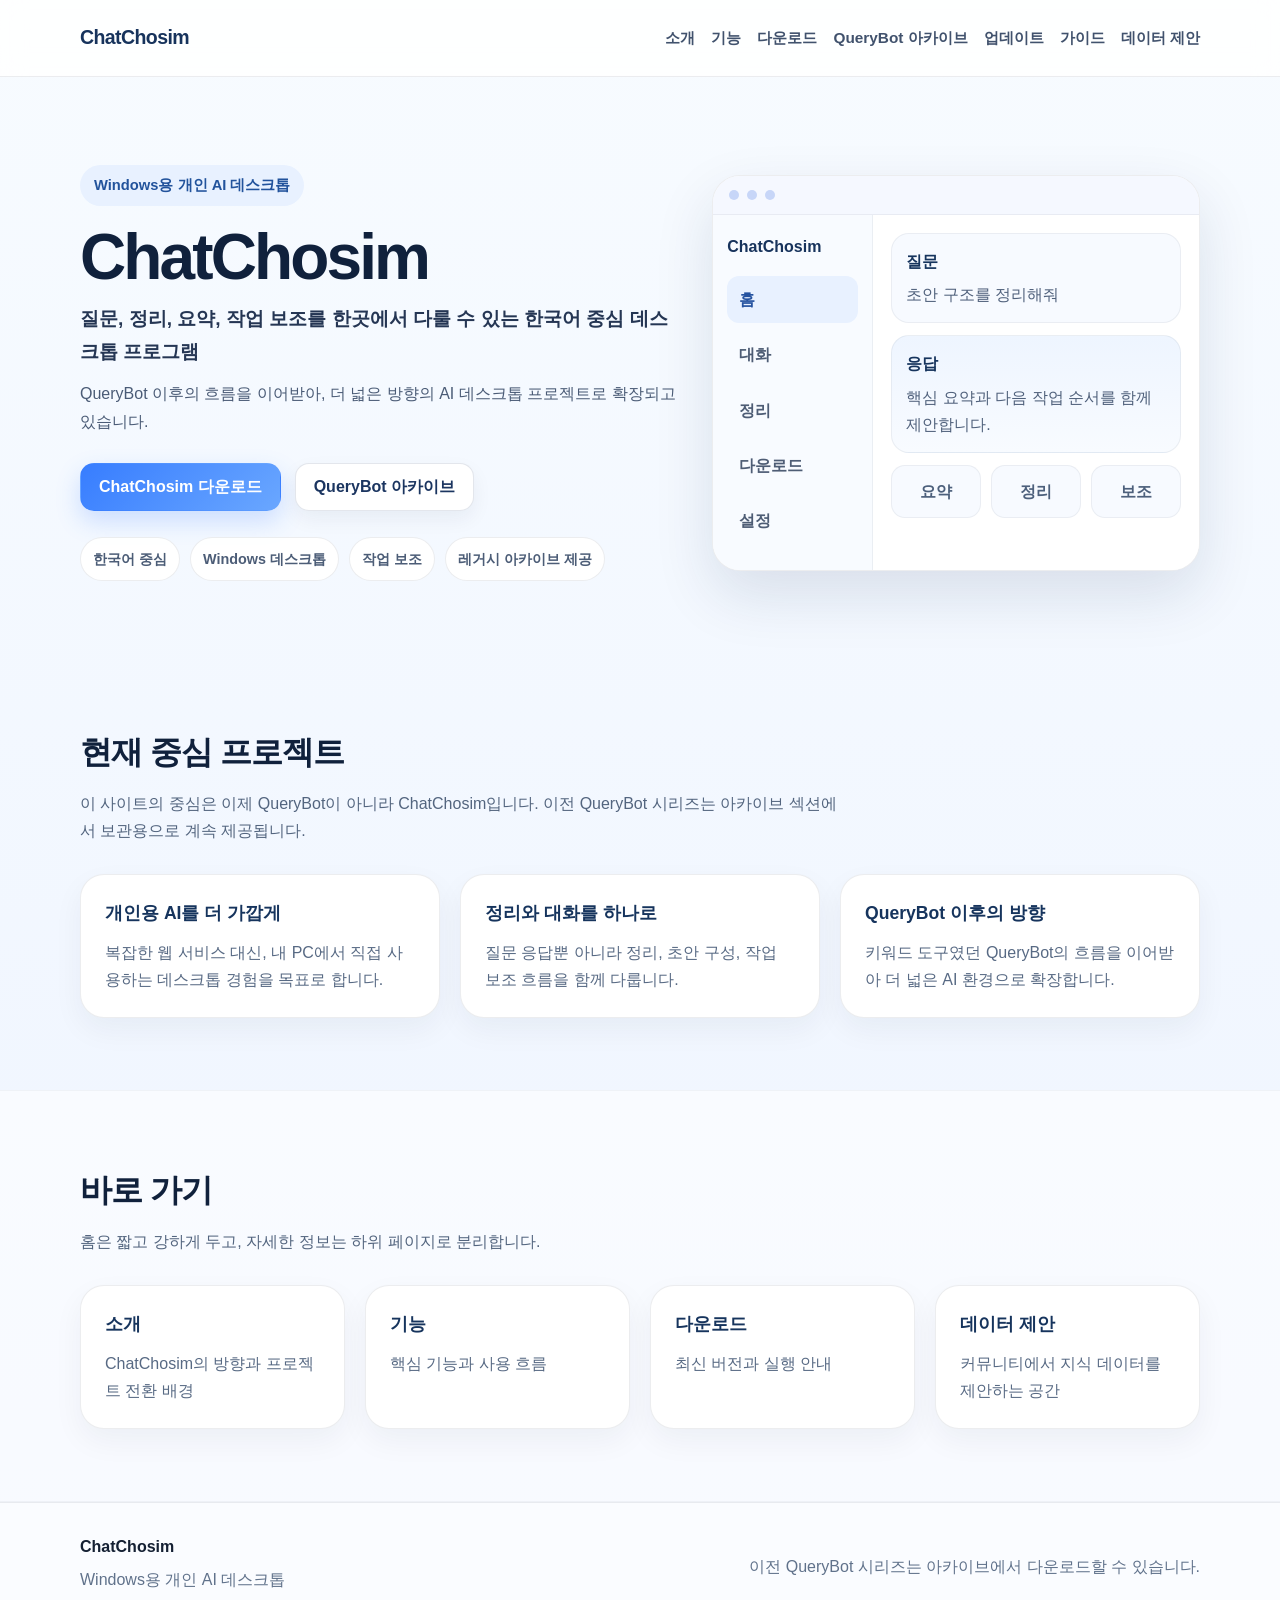
<file: index.html>
<!DOCTYPE html>
<html lang="ko">
<head>
  <meta charset="UTF-8" />
  <meta name="viewport" content="width=device-width, initial-scale=1.0" />
  <title>ChatChosim | Windows용 개인 AI 데스크톱</title>
  <meta name="description" content="ChatChosim은 한국어 중심의 Windows용 개인 AI 데스크톱 프로그램입니다. 질문, 정리, 요약, 작업 보조 기능을 제공하며, 이전 QueryBot 시리즈는 아카이브에서 다운로드할 수 있습니다." />
  <meta name="robots" content="index, follow" />
  <meta name="author" content="ChatChosim" />
  <meta property="og:title" content="ChatChosim | Windows용 개인 AI 데스크톱" />
  <meta property="og:description" content="질문, 정리, 요약, 작업 보조를 한곳에서 다룰 수 있는 한국어 중심 데스크톱 프로그램" />
  <meta property="og:type" content="website" />
  <meta property="og:url" content="https://querybot.kr/" />
  <link rel="canonical" href="https://querybot.kr/" />
  <link rel="stylesheet" href="/style.css" />
</head>
<body>
  <header class="site-header">
    <div class="container nav-wrap">
      <a class="brand" href="/">ChatChosim</a>
      <nav class="nav">
        <a href="/about/">소개</a>
        <a href="/features/">기능</a>
        <a href="/download/">다운로드</a>
        <a href="/archive/">QueryBot 아카이브</a>
        <a href="/changelog/">업데이트</a>
        <a href="/guide/">가이드</a>
        <a href="/contribute/">데이터 제안</a>
      </nav>
    </div>
  </header>

  <main>
    <section class="hero">
      <div class="container hero-grid">
        <div class="hero-text">
          <span class="eyebrow">Windows용 개인 AI 데스크톱</span>
          <h1>ChatChosim</h1>
          <p class="hero-subtitle">
            질문, 정리, 요약, 작업 보조를 한곳에서 다룰 수 있는 한국어 중심 데스크톱 프로그램
          </p>
          <p class="hero-desc">
            QueryBot 이후의 흐름을 이어받아, 더 넓은 방향의 AI 데스크톱 프로젝트로 확장되고 있습니다.
          </p>
          <div class="hero-actions">
            <a class="btn btn-primary" href="/download/">ChatChosim 다운로드</a>
            <a class="btn btn-secondary" href="/archive/">QueryBot 아카이브</a>
          </div>
          <div class="hero-badges">
            <span>한국어 중심</span>
            <span>Windows 데스크톱</span>
            <span>작업 보조</span>
            <span>레거시 아카이브 제공</span>
          </div>
        </div>

        <div class="hero-card">
          <div class="app-window">
            <div class="app-topbar">
              <span></span><span></span><span></span>
            </div>
            <div class="app-body">
              <div class="sidebar-mock">
                <div class="sidebar-title">ChatChosim</div>
                <div class="sidebar-item active">홈</div>
                <div class="sidebar-item">대화</div>
                <div class="sidebar-item">정리</div>
                <div class="sidebar-item">다운로드</div>
                <div class="sidebar-item">설정</div>
              </div>
              <div class="content-mock">
                <div class="mock-card">
                  <strong>질문</strong>
                  <p>초안 구조를 정리해줘</p>
                </div>
                <div class="mock-card highlight">
                  <strong>응답</strong>
                  <p>핵심 요약과 다음 작업 순서를 함께 제안합니다.</p>
                </div>
                <div class="mock-row">
                  <div class="mini-card">요약</div>
                  <div class="mini-card">정리</div>
                  <div class="mini-card">보조</div>
                </div>
              </div>
            </div>
          </div>
        </div>
      </div>
    </section>

    <section class="section">
      <div class="container">
        <div class="section-heading">
          <h2>현재 중심 프로젝트</h2>
          <p>
            이 사이트의 중심은 이제 QueryBot이 아니라 ChatChosim입니다.
            이전 QueryBot 시리즈는 아카이브 섹션에서 보관용으로 계속 제공됩니다.
          </p>
        </div>

        <div class="grid three">
          <div class="info-card">
            <h3>개인용 AI를 더 가깝게</h3>
            <p>복잡한 웹 서비스 대신, 내 PC에서 직접 사용하는 데스크톱 경험을 목표로 합니다.</p>
          </div>
          <div class="info-card">
            <h3>정리와 대화를 하나로</h3>
            <p>질문 응답뿐 아니라 정리, 초안 구성, 작업 보조 흐름을 함께 다룹니다.</p>
          </div>
          <div class="info-card">
            <h3>QueryBot 이후의 방향</h3>
            <p>키워드 도구였던 QueryBot의 흐름을 이어받아 더 넓은 AI 환경으로 확장합니다.</p>
          </div>
        </div>
      </div>
    </section>

    <section class="section alt">
      <div class="container">
        <div class="section-heading">
          <h2>바로 가기</h2>
          <p>홈은 짧고 강하게 두고, 자세한 정보는 하위 페이지로 분리합니다.</p>
        </div>

        <div class="grid four">
          <a class="feature-card card-link" href="/about/">
            <h3>소개</h3>
            <p>ChatChosim의 방향과 프로젝트 전환 배경</p>
          </a>
          <a class="feature-card card-link" href="/features/">
            <h3>기능</h3>
            <p>핵심 기능과 사용 흐름</p>
          </a>
          <a class="feature-card card-link" href="/download/">
            <h3>다운로드</h3>
            <p>최신 버전과 실행 안내</p>
          </a>
          <a class="feature-card card-link" href="/contribute/">
            <h3>데이터 제안</h3>
            <p>커뮤니티에서 지식 데이터를 제안하는 공간</p>
          </a>
        </div>
      </div>
    </section>
  </main>

  <footer class="site-footer">
    <div class="container footer-wrap">
      <div>
        <strong>ChatChosim</strong>
        <p>Windows용 개인 AI 데스크톱</p>
      </div>
      <div class="footer-right">
        <p>이전 QueryBot 시리즈는 아카이브에서 다운로드할 수 있습니다.</p>
      </div>
    </div>
  </footer>
</body>
</html>
</file>
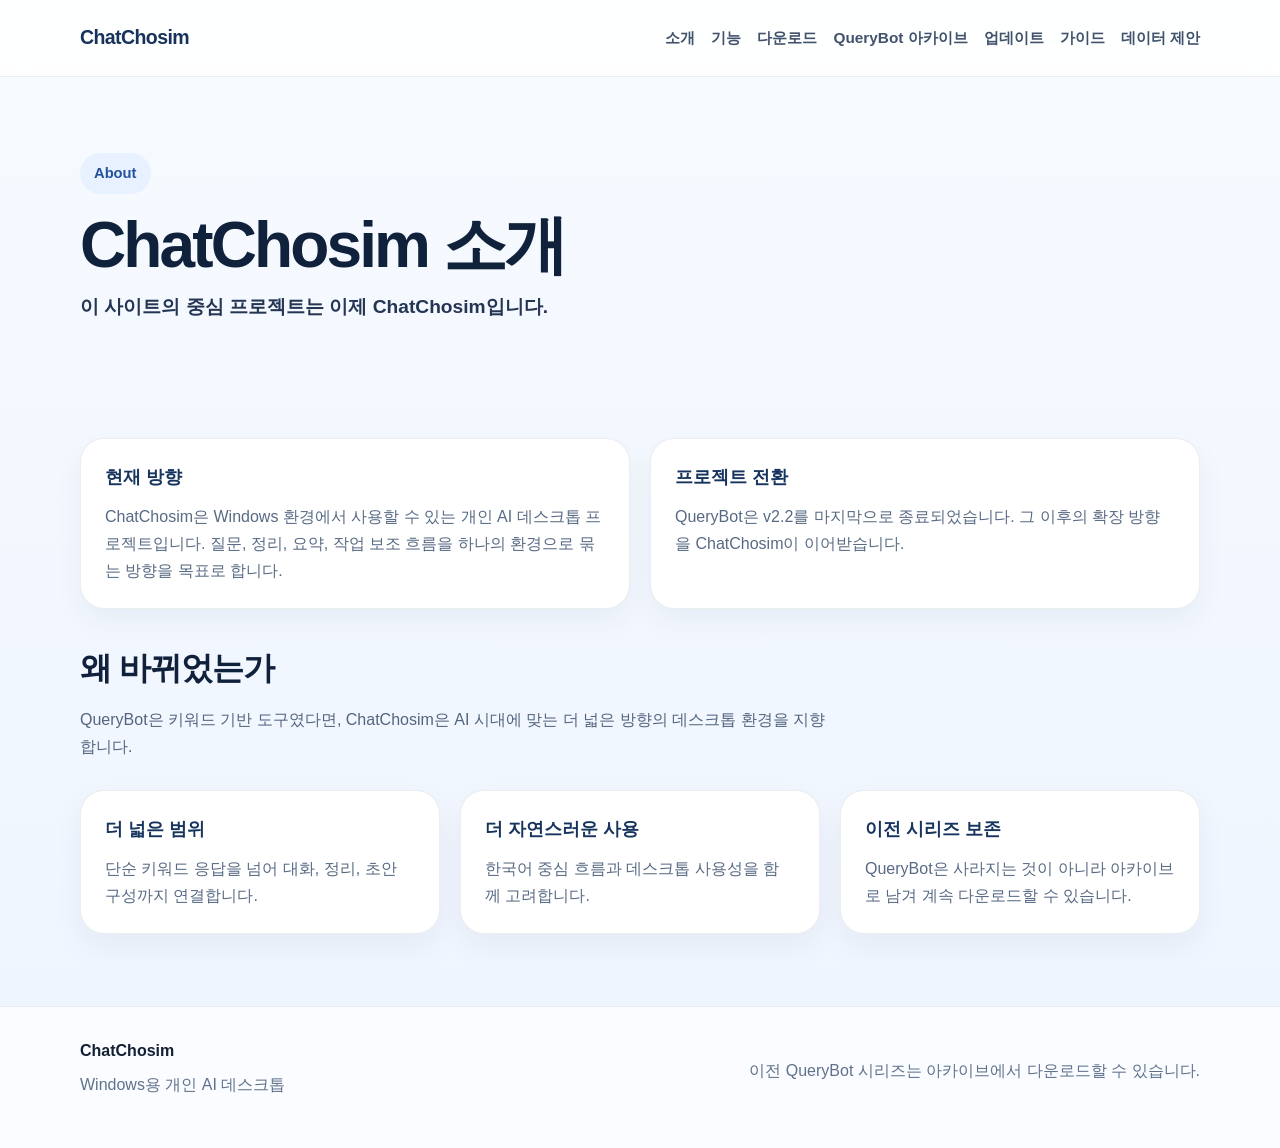
<file: about/index.html>
<!DOCTYPE html>
<html lang="ko">
<head>
  <meta charset="UTF-8" />
  <meta name="viewport" content="width=device-width, initial-scale=1.0" />
  <title>소개 | ChatChosim</title>
  <meta name="description" content="ChatChosim 프로젝트 소개와 QueryBot에서 ChatChosim으로 이어진 방향을 설명합니다." />
  <link rel="canonical" href="https://querybot.kr/about/" />
  <link rel="stylesheet" href="/style.css" />
</head>
<body>
  <header class="site-header">
    <div class="container nav-wrap">
      <a class="brand" href="/">ChatChosim</a>
      <nav class="nav">
        <a href="/about/">소개</a>
        <a href="/features/">기능</a>
        <a href="/download/">다운로드</a>
        <a href="/archive/">QueryBot 아카이브</a>
        <a href="/changelog/">업데이트</a>
        <a href="/guide/">가이드</a>
        <a href="/contribute/">데이터 제안</a>
      </nav>
    </div>
  </header>

  <main>
    <section class="page-hero">
      <div class="container">
        <span class="eyebrow">About</span>
        <h1>ChatChosim 소개</h1>
        <p class="lead">이 사이트의 중심 프로젝트는 이제 ChatChosim입니다.</p>
      </div>
    </section>

    <section class="section">
      <div class="container">
        <div class="grid two">
          <div class="panel">
            <h3>현재 방향</h3>
            <p>
              ChatChosim은 Windows 환경에서 사용할 수 있는 개인 AI 데스크톱 프로젝트입니다.
              질문, 정리, 요약, 작업 보조 흐름을 하나의 환경으로 묶는 방향을 목표로 합니다.
            </p>
          </div>
          <div class="panel">
            <h3>프로젝트 전환</h3>
            <p>
              QueryBot은 v2.2를 마지막으로 종료되었습니다.
              그 이후의 확장 방향을 ChatChosim이 이어받습니다.
            </p>
          </div>
        </div>

        <div class="section-heading" style="margin-top:32px;">
          <h2>왜 바뀌었는가</h2>
          <p>
            QueryBot은 키워드 기반 도구였다면, ChatChosim은 AI 시대에 맞는 더 넓은 방향의 데스크톱 환경을 지향합니다.
          </p>
        </div>

        <div class="grid three">
          <div class="info-card">
            <h3>더 넓은 범위</h3>
            <p>단순 키워드 응답을 넘어 대화, 정리, 초안 구성까지 연결합니다.</p>
          </div>
          <div class="info-card">
            <h3>더 자연스러운 사용</h3>
            <p>한국어 중심 흐름과 데스크톱 사용성을 함께 고려합니다.</p>
          </div>
          <div class="info-card">
            <h3>이전 시리즈 보존</h3>
            <p>QueryBot은 사라지는 것이 아니라 아카이브로 남겨 계속 다운로드할 수 있습니다.</p>
          </div>
        </div>
      </div>
    </section>
  </main>

  <footer class="site-footer">
    <div class="container footer-wrap">
      <div><strong>ChatChosim</strong><p>Windows용 개인 AI 데스크톱</p></div>
      <div class="footer-right"><p>이전 QueryBot 시리즈는 아카이브에서 다운로드할 수 있습니다.</p></div>
    </div>
  </footer>
</body>
</html>
</file>
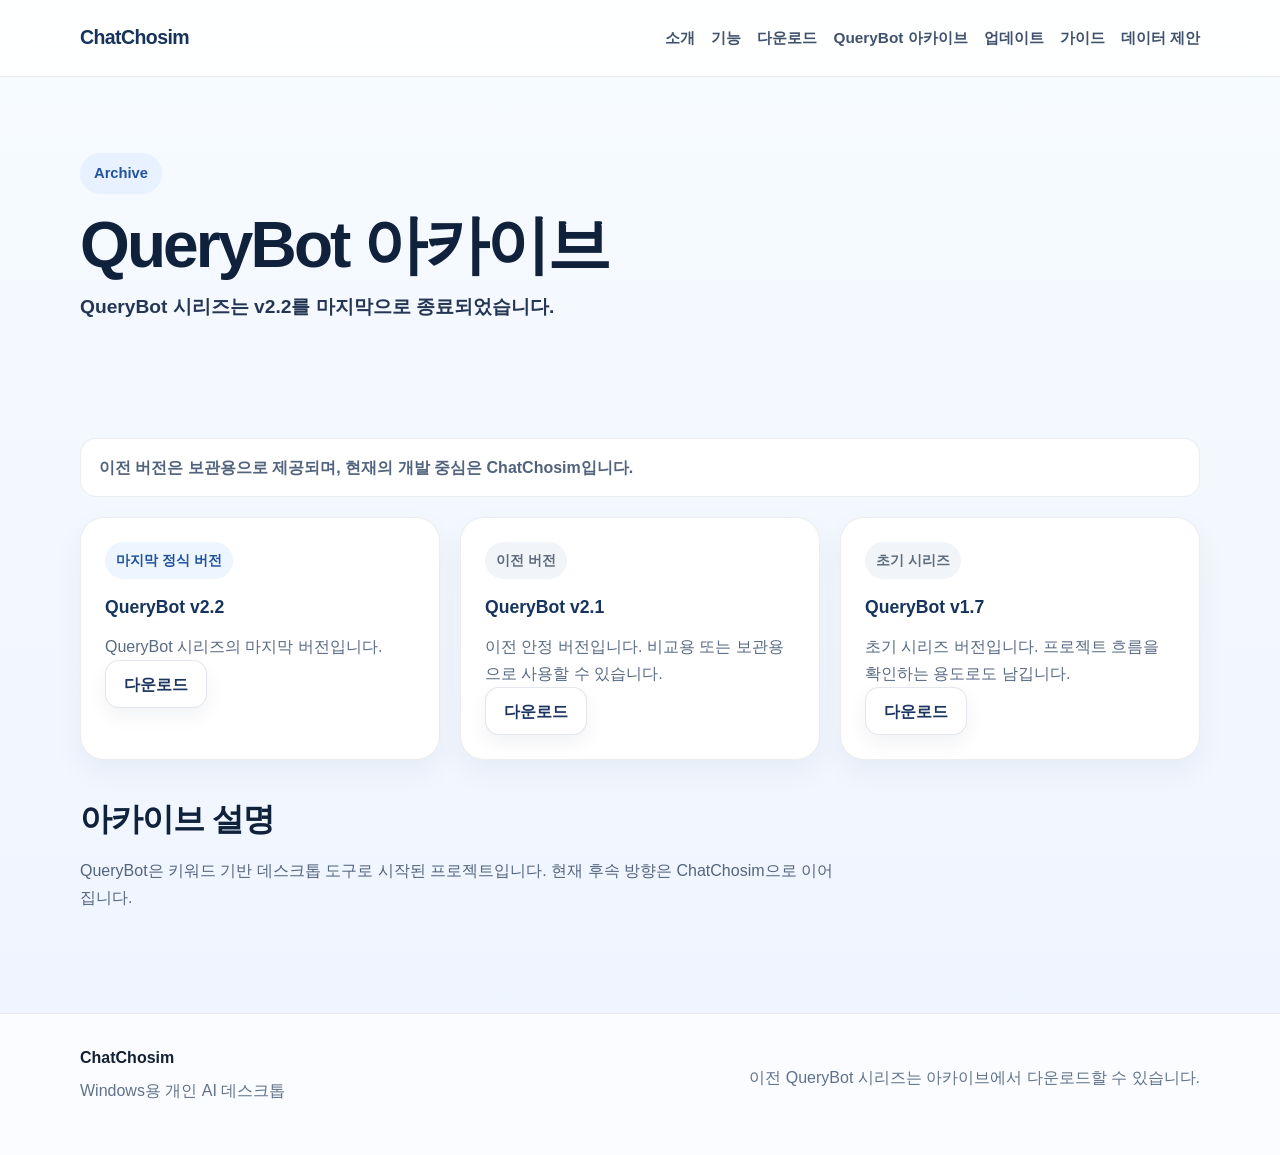
<file: archive/index.html>
<!DOCTYPE html>
<html lang="ko">
<head>
  <meta charset="UTF-8" />
  <meta name="viewport" content="width=device-width, initial-scale=1.0" />
  <title>QueryBot 아카이브 | ChatChosim</title>
  <meta name="description" content="종료된 QueryBot 시리즈의 버전과 다운로드 아카이브를 제공합니다." />
  <link rel="canonical" href="https://querybot.kr/archive/" />
  <link rel="stylesheet" href="/style.css" />
</head>
<body>
  <header class="site-header">
    <div class="container nav-wrap">
      <a class="brand" href="/">ChatChosim</a>
      <nav class="nav">
        <a href="/about/">소개</a>
        <a href="/features/">기능</a>
        <a href="/download/">다운로드</a>
        <a href="/archive/">QueryBot 아카이브</a>
        <a href="/changelog/">업데이트</a>
        <a href="/guide/">가이드</a>
        <a href="/contribute/">데이터 제안</a>
      </nav>
    </div>
  </header>

  <main>
    <section class="page-hero">
      <div class="container">
        <span class="eyebrow">Archive</span>
        <h1>QueryBot 아카이브</h1>
        <p class="lead">QueryBot 시리즈는 v2.2를 마지막으로 종료되었습니다.</p>
      </div>
    </section>

    <section class="section">
      <div class="container">
        <div class="archive-note">
          이전 버전은 보관용으로 제공되며, 현재의 개발 중심은 ChatChosim입니다.
        </div>

        <div class="grid three">
          <div class="archive-card">
            <div class="version-badge">마지막 정식 버전</div>
            <h3>QueryBot v2.2</h3>
            <p>QueryBot 시리즈의 마지막 버전입니다.</p>
            <a class="btn btn-secondary" href="#">다운로드</a>
          </div>
          <div class="archive-card">
            <div class="version-badge version-old">이전 버전</div>
            <h3>QueryBot v2.1</h3>
            <p>이전 안정 버전입니다. 비교용 또는 보관용으로 사용할 수 있습니다.</p>
            <a class="btn btn-secondary" href="#">다운로드</a>
          </div>
          <div class="archive-card">
            <div class="version-badge version-old">초기 시리즈</div>
            <h3>QueryBot v1.7</h3>
            <p>초기 시리즈 버전입니다. 프로젝트 흐름을 확인하는 용도로도 남깁니다.</p>
            <a class="btn btn-secondary" href="#">다운로드</a>
          </div>
        </div>

        <div class="section-heading" style="margin-top:32px;">
          <h2>아카이브 설명</h2>
          <p>
            QueryBot은 키워드 기반 데스크톱 도구로 시작된 프로젝트입니다.
            현재 후속 방향은 ChatChosim으로 이어집니다.
          </p>
        </div>
      </div>
    </section>
  </main>

  <footer class="site-footer">
    <div class="container footer-wrap">
      <div><strong>ChatChosim</strong><p>Windows용 개인 AI 데스크톱</p></div>
      <div class="footer-right"><p>이전 QueryBot 시리즈는 아카이브에서 다운로드할 수 있습니다.</p></div>
    </div>
  </footer>
</body>
</html>
</file>
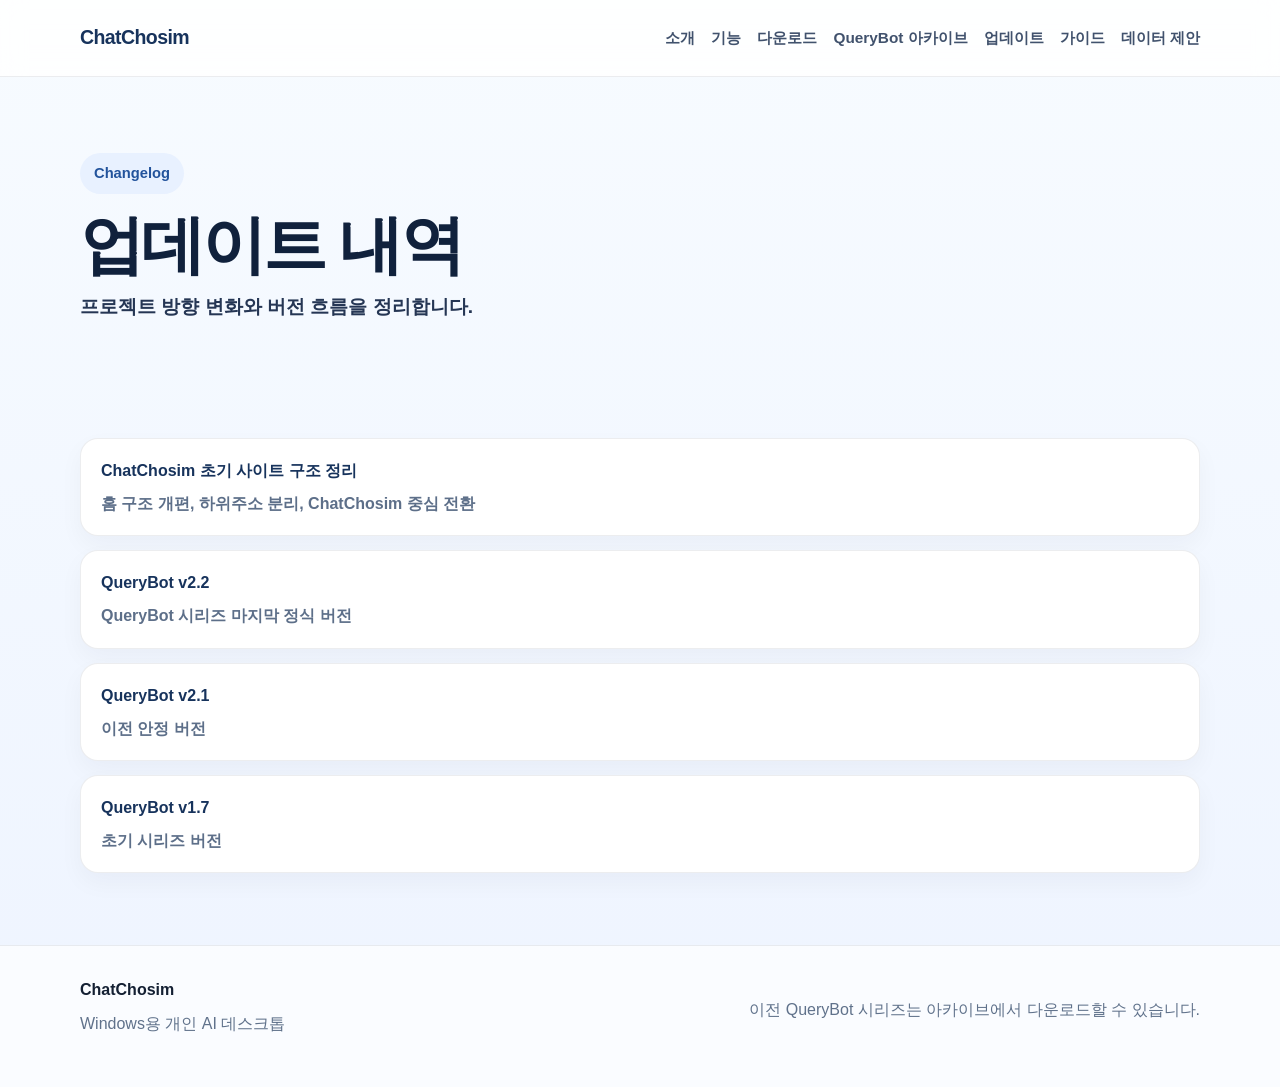
<file: changelog/index.html>
<!DOCTYPE html>
<html lang="ko">
<head>
  <meta charset="UTF-8" />
  <meta name="viewport" content="width=device-width, initial-scale=1.0" />
  <title>업데이트 | ChatChosim</title>
  <meta name="description" content="ChatChosim과 QueryBot 시리즈의 변경 이력을 정리한 페이지입니다." />
  <link rel="canonical" href="https://querybot.kr/changelog/" />
  <link rel="stylesheet" href="/style.css" />
</head>
<body>
  <header class="site-header">
    <div class="container nav-wrap">
      <a class="brand" href="/">ChatChosim</a>
      <nav class="nav">
        <a href="/about/">소개</a>
        <a href="/features/">기능</a>
        <a href="/download/">다운로드</a>
        <a href="/archive/">QueryBot 아카이브</a>
        <a href="/changelog/">업데이트</a>
        <a href="/guide/">가이드</a>
        <a href="/contribute/">데이터 제안</a>
      </nav>
    </div>
  </header>

  <main>
    <section class="page-hero">
      <div class="container">
        <span class="eyebrow">Changelog</span>
        <h1>업데이트 내역</h1>
        <p class="lead">프로젝트 방향 변화와 버전 흐름을 정리합니다.</p>
      </div>
    </section>

    <section class="section">
      <div class="container">
        <div class="page-list">
          <a href="#">
            ChatChosim 초기 사이트 구조 정리
            <span>홈 구조 개편, 하위주소 분리, ChatChosim 중심 전환</span>
          </a>
          <a href="#">
            QueryBot v2.2
            <span>QueryBot 시리즈 마지막 정식 버전</span>
          </a>
          <a href="#">
            QueryBot v2.1
            <span>이전 안정 버전</span>
          </a>
          <a href="#">
            QueryBot v1.7
            <span>초기 시리즈 버전</span>
          </a>
        </div>
      </div>
    </section>
  </main>

  <footer class="site-footer">
    <div class="container footer-wrap">
      <div><strong>ChatChosim</strong><p>Windows용 개인 AI 데스크톱</p></div>
      <div class="footer-right"><p>이전 QueryBot 시리즈는 아카이브에서 다운로드할 수 있습니다.</p></div>
    </div>
  </footer>
</body>
</html>
</file>
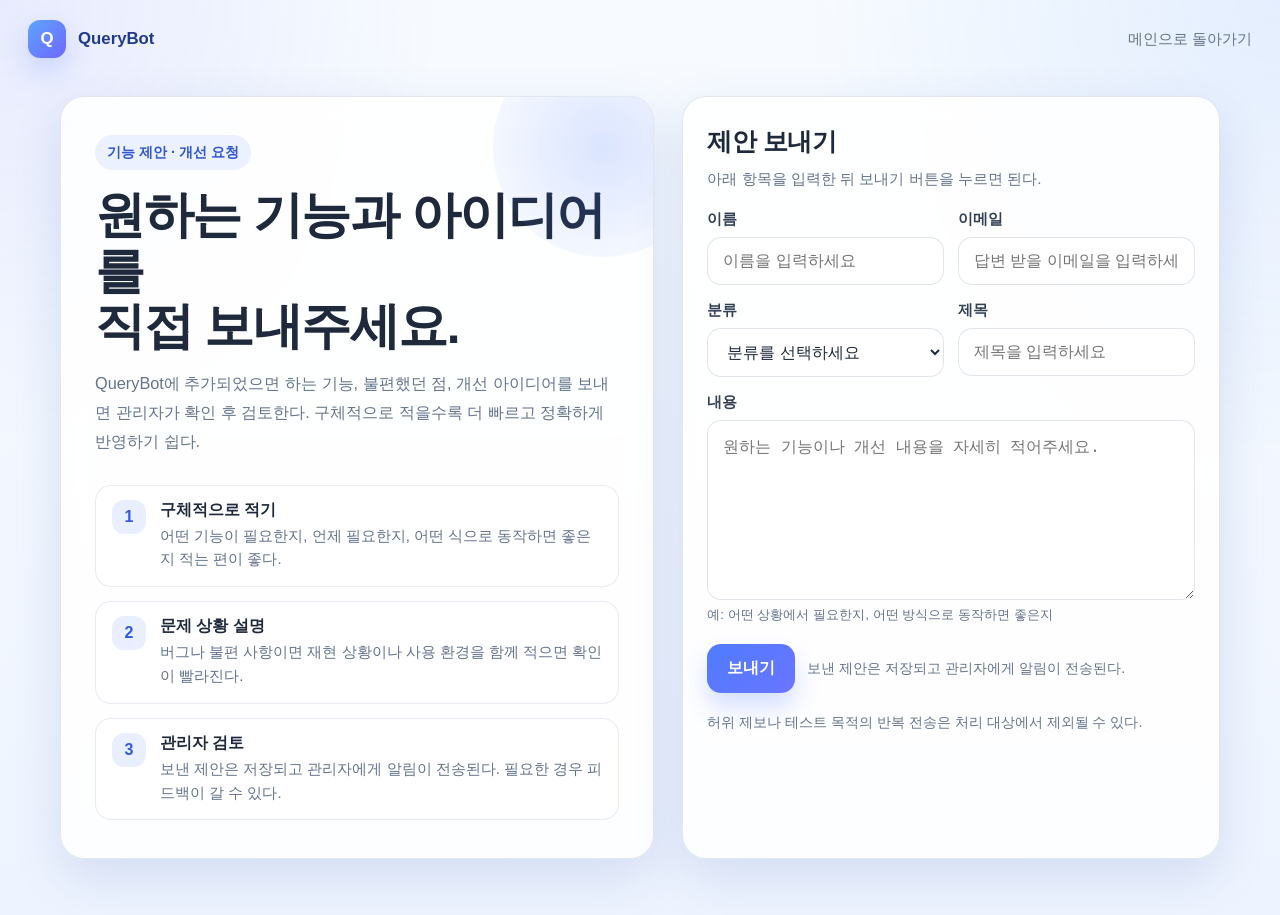
<file: contribute/index.html>
<!DOCTYPE html>
<html lang="ko">
<head>
  <meta charset="UTF-8" />
  <meta name="viewport" content="width=device-width, initial-scale=1.0" />
  <title>기능 제안 | QueryBot</title>
  <style>
    :root {
      --bg-1: #f7fbff;
      --bg-2: #eef4ff;
      --card: rgba(255, 255, 255, 0.88);
      --border: rgba(126, 146, 180, 0.22);
      --text: #1e293b;
      --muted: #64748b;
      --primary: #4f7cff;
      --primary-hover: #3f6df2;
      --success-bg: #ecfdf3;
      --success-text: #166534;
      --error-bg: #fef2f2;
      --error-text: #b91c1c;
      --shadow: 0 18px 50px rgba(39, 79, 165, 0.14);
      --radius-xl: 24px;
      --radius-lg: 18px;
      --radius-md: 14px;
    }

    * {
      box-sizing: border-box;
    }

    html, body {
      margin: 0;
      padding: 0;
      font-family: "Pretendard", "Noto Sans KR", "Malgun Gothic", sans-serif;
      color: var(--text);
      background:
        radial-gradient(circle at top left, rgba(99, 102, 241, 0.10), transparent 28%),
        radial-gradient(circle at top right, rgba(59, 130, 246, 0.10), transparent 30%),
        linear-gradient(180deg, var(--bg-1), var(--bg-2));
      min-height: 100%;
    }

    a {
      color: inherit;
      text-decoration: none;
    }

    .page {
      min-height: 100vh;
      display: flex;
      flex-direction: column;
    }

    .topbar {
      width: 100%;
      padding: 20px 28px;
      display: flex;
      align-items: center;
      justify-content: space-between;
    }

    .brand {
      display: inline-flex;
      align-items: center;
      gap: 12px;
      font-weight: 800;
      font-size: 1.05rem;
      color: #1f3a8a;
    }

    .brand-badge {
      width: 38px;
      height: 38px;
      border-radius: 12px;
      background: linear-gradient(135deg, #5ea4ff, #6e67ff);
      box-shadow: 0 12px 28px rgba(79, 124, 255, 0.24);
      display: grid;
      place-items: center;
      color: white;
      font-weight: 900;
    }

    .top-link {
      font-size: 0.95rem;
      color: var(--muted);
      transition: 0.18s ease;
    }

    .top-link:hover {
      color: var(--text);
    }

    .container {
      width: 100%;
      max-width: 1200px;
      margin: 0 auto;
      padding: 8px 20px 56px;
    }

    .hero {
      display: grid;
      grid-template-columns: 1.05fr 0.95fr;
      gap: 28px;
      align-items: stretch;
      margin-top: 10px;
    }

    .hero-card,
    .form-card {
      background: var(--card);
      backdrop-filter: blur(12px);
      border: 1px solid var(--border);
      border-radius: var(--radius-xl);
      box-shadow: var(--shadow);
    }

    .hero-card {
      padding: 38px 34px;
      position: relative;
      overflow: hidden;
    }

    .hero-card::after {
      content: "";
      position: absolute;
      right: -60px;
      top: -60px;
      width: 220px;
      height: 220px;
      border-radius: 999px;
      background: radial-gradient(circle, rgba(79, 124, 255, 0.20), rgba(79, 124, 255, 0));
      pointer-events: none;
    }

    .eyebrow {
      display: inline-flex;
      align-items: center;
      gap: 8px;
      padding: 8px 12px;
      border-radius: 999px;
      background: rgba(79, 124, 255, 0.10);
      color: #3157cf;
      font-weight: 700;
      font-size: 0.9rem;
      margin-bottom: 18px;
    }

    .hero h1 {
      margin: 0 0 14px;
      font-size: clamp(2rem, 4vw, 3.1rem);
      line-height: 1.12;
      letter-spacing: -0.03em;
    }

    .hero p {
      margin: 0;
      color: var(--muted);
      font-size: 1.02rem;
      line-height: 1.8;
      max-width: 640px;
    }

    .points {
      margin-top: 28px;
      display: grid;
      grid-template-columns: 1fr;
      gap: 14px;
    }

    .point {
      display: flex;
      gap: 14px;
      align-items: flex-start;
      padding: 14px 16px;
      border-radius: 16px;
      background: rgba(255, 255, 255, 0.62);
      border: 1px solid rgba(126, 146, 180, 0.18);
    }

    .point-icon {
      flex: 0 0 auto;
      width: 34px;
      height: 34px;
      border-radius: 12px;
      display: grid;
      place-items: center;
      background: rgba(79, 124, 255, 0.12);
      color: #2f5ae0;
      font-weight: 800;
    }

    .point strong {
      display: block;
      margin-bottom: 4px;
      font-size: 0.98rem;
    }

    .point span {
      color: var(--muted);
      font-size: 0.93rem;
      line-height: 1.6;
    }

    .form-card {
      padding: 28px 24px 24px;
    }

    .form-header {
      margin-bottom: 18px;
    }

    .form-header h2 {
      margin: 0 0 8px;
      font-size: 1.55rem;
      letter-spacing: -0.02em;
    }

    .form-header p {
      margin: 0;
      color: var(--muted);
      line-height: 1.7;
      font-size: 0.96rem;
    }

    form {
      display: flex;
      flex-direction: column;
      gap: 16px;
    }

    .grid-2 {
      display: grid;
      grid-template-columns: 1fr 1fr;
      gap: 14px;
    }

    .field {
      display: flex;
      flex-direction: column;
      gap: 8px;
    }

    .field label {
      font-size: 0.93rem;
      font-weight: 700;
      color: #334155;
    }

    .field input,
    .field select,
    .field textarea {
      width: 100%;
      border: 1px solid rgba(148, 163, 184, 0.28);
      background: rgba(255, 255, 255, 0.9);
      border-radius: var(--radius-md);
      padding: 14px 15px;
      font-size: 0.98rem;
      color: var(--text);
      outline: none;
      transition: border-color 0.15s ease, box-shadow 0.15s ease, transform 0.08s ease;
    }

    .field input:focus,
    .field select:focus,
    .field textarea:focus {
      border-color: rgba(79, 124, 255, 0.72);
      box-shadow: 0 0 0 4px rgba(79, 124, 255, 0.12);
    }

    .field textarea {
      min-height: 180px;
      resize: vertical;
      line-height: 1.7;
    }

    .hint {
      margin-top: -2px;
      color: var(--muted);
      font-size: 0.84rem;
    }

    .actions {
      display: flex;
      align-items: center;
      gap: 12px;
      margin-top: 4px;
    }

    .submit-btn {
      border: 0;
      border-radius: 14px;
      background: linear-gradient(135deg, var(--primary), #6a74ff);
      color: white;
      font-weight: 800;
      font-size: 1rem;
      padding: 14px 20px;
      cursor: pointer;
      box-shadow: 0 14px 24px rgba(79, 124, 255, 0.24);
      transition: transform 0.08s ease, background 0.15s ease, opacity 0.15s ease;
    }

    .submit-btn:hover {
      background: linear-gradient(135deg, var(--primary-hover), #5f67f2);
    }

    .submit-btn:active {
      transform: translateY(1px);
    }

    .submit-btn:disabled {
      opacity: 0.7;
      cursor: not-allowed;
      transform: none;
    }

    .sub-note {
      color: var(--muted);
      font-size: 0.9rem;
    }

    .result-box {
      display: none;
      margin-top: 10px;
      padding: 14px 16px;
      border-radius: 14px;
      font-size: 0.95rem;
      line-height: 1.6;
      font-weight: 600;
    }

    .result-box.show {
      display: block;
    }

    .result-box.success {
      background: var(--success-bg);
      color: var(--success-text);
      border: 1px solid rgba(22, 101, 52, 0.12);
    }

    .result-box.error {
      background: var(--error-bg);
      color: var(--error-text);
      border: 1px solid rgba(185, 28, 28, 0.12);
    }

    .footer-note {
      margin-top: 18px;
      color: var(--muted);
      font-size: 0.88rem;
      line-height: 1.7;
    }

    @media (max-width: 980px) {
      .hero {
        grid-template-columns: 1fr;
      }
    }

    @media (max-width: 640px) {
      .topbar {
        padding: 18px 16px;
      }

      .container {
        padding: 4px 14px 40px;
      }

      .hero-card,
      .form-card {
        border-radius: 20px;
      }

      .hero-card {
        padding: 28px 20px;
      }

      .form-card {
        padding: 22px 18px 20px;
      }

      .grid-2 {
        grid-template-columns: 1fr;
      }

      .actions {
        flex-direction: column;
        align-items: stretch;
      }

      .submit-btn {
        width: 100%;
      }
    }
  </style>
</head>
<body>
  <div class="page">
    <header class="topbar">
      <a class="brand" href="/">
        <span class="brand-badge">Q</span>
        <span>QueryBot</span>
      </a>
      <a class="top-link" href="/">메인으로 돌아가기</a>
    </header>

    <main class="container">
      <section class="hero">
        <div class="hero-card">
          <div class="eyebrow">기능 제안 · 개선 요청</div>
          <h1>원하는 기능과 아이디어를<br>직접 보내주세요.</h1>
          <p>
            QueryBot에 추가되었으면 하는 기능, 불편했던 점, 개선 아이디어를 보내면
            관리자가 확인 후 검토한다. 구체적으로 적을수록 더 빠르고 정확하게 반영하기 쉽다.
          </p>

          <div class="points">
            <div class="point">
              <div class="point-icon">1</div>
              <div>
                <strong>구체적으로 적기</strong>
                <span>어떤 기능이 필요한지, 언제 필요한지, 어떤 식으로 동작하면 좋은지 적는 편이 좋다.</span>
              </div>
            </div>
            <div class="point">
              <div class="point-icon">2</div>
              <div>
                <strong>문제 상황 설명</strong>
                <span>버그나 불편 사항이면 재현 상황이나 사용 환경을 함께 적으면 확인이 빨라진다.</span>
              </div>
            </div>
            <div class="point">
              <div class="point-icon">3</div>
              <div>
                <strong>관리자 검토</strong>
                <span>보낸 제안은 저장되고 관리자에게 알림이 전송된다. 필요한 경우 피드백이 갈 수 있다.</span>
              </div>
            </div>
          </div>
        </div>

        <div class="form-card">
          <div class="form-header">
            <h2>제안 보내기</h2>
            <p>아래 항목을 입력한 뒤 보내기 버튼을 누르면 된다.</p>
          </div>

          <form id="contactForm">
            <div class="grid-2">
              <div class="field">
                <label for="name">이름</label>
                <input type="text" id="name" name="name" placeholder="이름을 입력하세요" required />
              </div>

              <div class="field">
                <label for="email">이메일</label>
                <input type="email" id="email" name="email" placeholder="답변 받을 이메일을 입력하세요" required />
              </div>
            </div>

            <div class="grid-2">
              <div class="field">
                <label for="category">분류</label>
                <select id="category" name="category" required>
                  <option value="">분류를 선택하세요</option>
                  <option value="기능 제안">기능 제안</option>
                  <option value="UI 개선">UI 개선</option>
                  <option value="버그 제보">버그 제보</option>
                  <option value="사용성 개선">사용성 개선</option>
                  <option value="기타">기타</option>
                </select>
              </div>

              <div class="field">
                <label for="title">제목</label>
                <input type="text" id="title" name="title" placeholder="제목을 입력하세요" required />
              </div>
            </div>

            <div class="field">
              <label for="content">내용</label>
              <textarea id="content" name="content" placeholder="원하는 기능이나 개선 내용을 자세히 적어주세요." required></textarea>
              <div class="hint">예: 어떤 상황에서 필요한지, 어떤 방식으로 동작하면 좋은지</div>
            </div>

            <div class="actions">
              <button type="submit" id="submitButton" class="submit-btn">보내기</button>
              <div class="sub-note">보낸 제안은 저장되고 관리자에게 알림이 전송된다.</div>
            </div>

            <div id="resultMessage" class="result-box"></div>
          </form>

          <div class="footer-note">
            허위 제보나 테스트 목적의 반복 전송은 처리 대상에서 제외될 수 있다.
          </div>
        </div>
      </section>
    </main>
  </div>

  <script>
    const form = document.getElementById("contactForm");
    const resultBox = document.getElementById("resultMessage");
    const submitButton = document.getElementById("submitButton");

    function showMessage(type, message) {
      resultBox.className = "result-box show " + type;
      resultBox.textContent = message;
    }

    form.addEventListener("submit", async function (e) {
      e.preventDefault();

      const data = {
        name: document.getElementById("name").value.trim(),
        email: document.getElementById("email").value.trim(),
        category: document.getElementById("category").value.trim(),
        title: document.getElementById("title").value.trim(),
        content: document.getElementById("content").value.trim()
      };

      if (!data.name || !data.email || !data.category || !data.title || !data.content) {
        showMessage("error", "모든 항목을 입력해야 한다.");
        return;
      }

      submitButton.disabled = true;
      submitButton.textContent = "전송 중...";

      try {
        const response = await fetch("https://chatchosim-backend-1.onrender.com/api/submit-data", {
          method: "POST",
          headers: {
            "Content-Type": "application/json"
          },
          body: JSON.stringify(data)
        });

        const result = await response.json();

        if (response.ok) {
          showMessage("success", result.message || "제안이 정상적으로 전송되었다.");
          form.reset();
        } else {
          showMessage("error", result.detail || result.message || "전송에 실패했다.");
        }
      } catch (error) {
        showMessage("error", "서버 연결에 실패했다.");
        console.error(error);
      } finally {
        submitButton.disabled = false;
        submitButton.textContent = "보내기";
      }
    });
  </script>
</body>
</html>
</file>
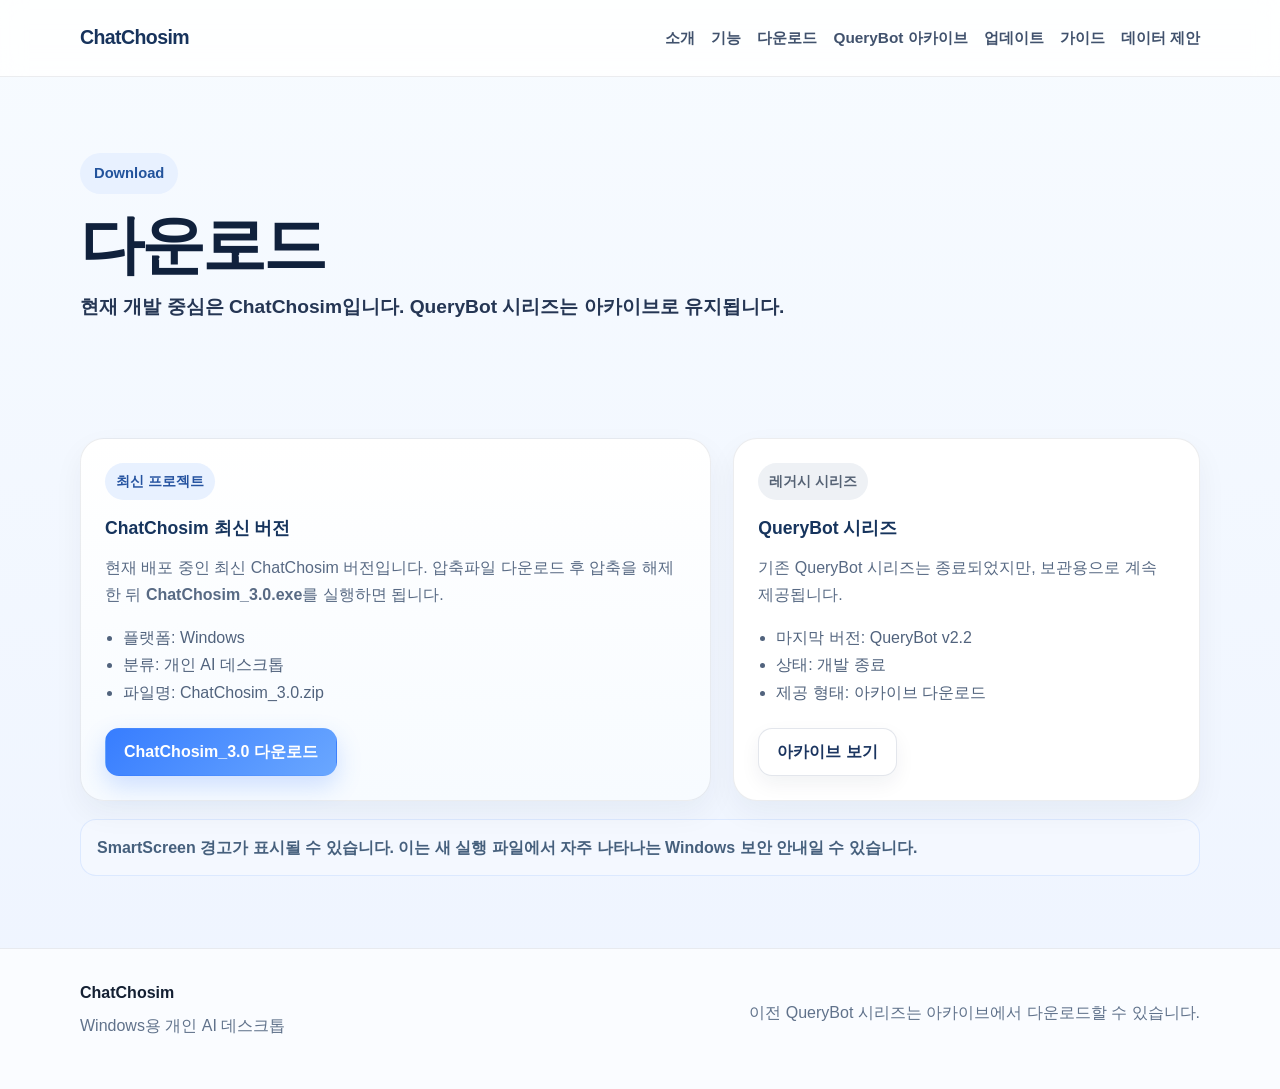
<file: download/index.html>
<!DOCTYPE html>
<html lang="ko">
<head>
  <meta charset="UTF-8" />
  <meta name="viewport" content="width=device-width, initial-scale=1.0" />
  <title>다운로드 | ChatChosim</title>
  <meta name="description" content="ChatChosim 최신 버전과 QueryBot 아카이브 다운로드 정보를 제공합니다." />
  <link rel="canonical" href="https://querybot.kr/download/" />
  <link rel="stylesheet" href="/style.css" />
</head>
<body>
  <header class="site-header">
    <div class="container nav-wrap">
      <a class="brand" href="/">ChatChosim</a>
      <nav class="nav">
        <a href="/about/">소개</a>
        <a href="/features/">기능</a>
        <a href="/download/">다운로드</a>
        <a href="/archive/">QueryBot 아카이브</a>
        <a href="/changelog/">업데이트</a>
        <a href="/guide/">가이드</a>
        <a href="/contribute/">데이터 제안</a>
      </nav>
    </div>
  </header>

  <main>
    <section class="page-hero">
      <div class="container">
        <span class="eyebrow">Download</span>
        <h1>다운로드</h1>
        <p class="lead">현재 개발 중심은 ChatChosim입니다. QueryBot 시리즈는 아카이브로 유지됩니다.</p>
      </div>
    </section>

    <section class="section">
      <div class="container">
        <div class="download-main">
          <div class="download-card featured">
            <div class="tag">최신 프로젝트</div>
            <h3>ChatChosim 최신 버전</h3>
            <p>
              현재 배포 중인 최신 ChatChosim 버전입니다.
              압축파일 다운로드 후 압축을 해제한 뒤 <strong>ChatChosim_3.0.exe</strong>를 실행하면 됩니다.
            </p>
            <ul class="download-list">
              <li>플랫폼: Windows</li>
              <li>분류: 개인 AI 데스크톱</li>
              <li>파일명: ChatChosim_3.0.zip</li>
            </ul>
            <a class="btn btn-primary" href="https://github.com/rladleh0729-source/rladleh0729.github.io/releases/download/v3.0/ChatChosim_3.0.zip">
              ChatChosim_3.0 다운로드
            </a>
          </div>

          <div class="download-card">
            <div class="tag tag-gray">레거시 시리즈</div>
            <h3>QueryBot 시리즈</h3>
            <p>기존 QueryBot 시리즈는 종료되었지만, 보관용으로 계속 제공됩니다.</p>
            <ul class="download-list">
              <li>마지막 버전: QueryBot v2.2</li>
              <li>상태: 개발 종료</li>
              <li>제공 형태: 아카이브 다운로드</li>
            </ul>
            <a class="btn btn-secondary" href="/archive/">아카이브 보기</a>
          </div>
        </div>

        <div class="notice">
          SmartScreen 경고가 표시될 수 있습니다. 이는 새 실행 파일에서 자주 나타나는 Windows 보안 안내일 수 있습니다.
        </div>
      </div>
    </section>
  </main>

  <footer class="site-footer">
    <div class="container footer-wrap">
      <div><strong>ChatChosim</strong><p>Windows용 개인 AI 데스크톱</p></div>
      <div class="footer-right"><p>이전 QueryBot 시리즈는 아카이브에서 다운로드할 수 있습니다.</p></div>
    </div>
  </footer>
</body>
</html>
</file>
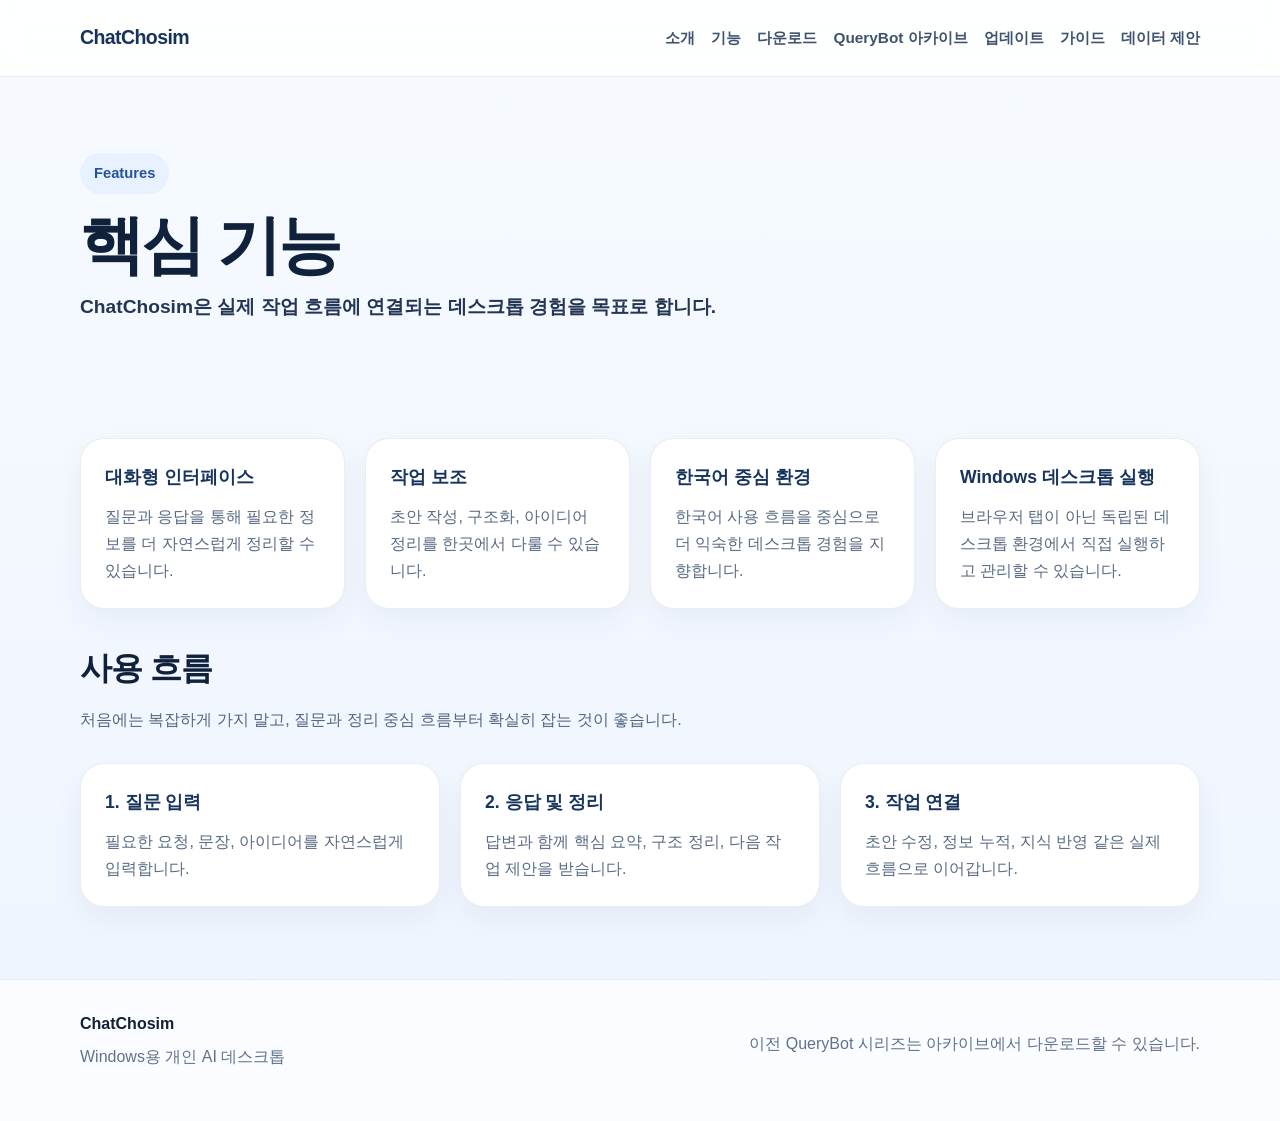
<file: features/index.html>
<!DOCTYPE html>
<html lang="ko">
<head>
  <meta charset="UTF-8" />
  <meta name="viewport" content="width=device-width, initial-scale=1.0" />
  <title>기능 | ChatChosim</title>
  <meta name="description" content="ChatChosim의 핵심 기능과 사용 흐름을 소개합니다." />
  <link rel="canonical" href="https://querybot.kr/features/" />
  <link rel="stylesheet" href="/style.css" />
</head>
<body>
  <header class="site-header">
    <div class="container nav-wrap">
      <a class="brand" href="/">ChatChosim</a>
      <nav class="nav">
        <a href="/about/">소개</a>
        <a href="/features/">기능</a>
        <a href="/download/">다운로드</a>
        <a href="/archive/">QueryBot 아카이브</a>
        <a href="/changelog/">업데이트</a>
        <a href="/guide/">가이드</a>
        <a href="/contribute/">데이터 제안</a>
      </nav>
    </div>
  </header>

  <main>
    <section class="page-hero">
      <div class="container">
        <span class="eyebrow">Features</span>
        <h1>핵심 기능</h1>
        <p class="lead">ChatChosim은 실제 작업 흐름에 연결되는 데스크톱 경험을 목표로 합니다.</p>
      </div>
    </section>

    <section class="section">
      <div class="container">
        <div class="grid four">
          <div class="feature-card">
            <h3>대화형 인터페이스</h3>
            <p>질문과 응답을 통해 필요한 정보를 더 자연스럽게 정리할 수 있습니다.</p>
          </div>
          <div class="feature-card">
            <h3>작업 보조</h3>
            <p>초안 작성, 구조화, 아이디어 정리를 한곳에서 다룰 수 있습니다.</p>
          </div>
          <div class="feature-card">
            <h3>한국어 중심 환경</h3>
            <p>한국어 사용 흐름을 중심으로 더 익숙한 데스크톱 경험을 지향합니다.</p>
          </div>
          <div class="feature-card">
            <h3>Windows 데스크톱 실행</h3>
            <p>브라우저 탭이 아닌 독립된 데스크톱 환경에서 직접 실행하고 관리할 수 있습니다.</p>
          </div>
        </div>

        <div class="section-heading" style="margin-top:32px;">
          <h2>사용 흐름</h2>
          <p>처음에는 복잡하게 가지 말고, 질문과 정리 중심 흐름부터 확실히 잡는 것이 좋습니다.</p>
        </div>

        <div class="grid three">
          <div class="info-card">
            <h3>1. 질문 입력</h3>
            <p>필요한 요청, 문장, 아이디어를 자연스럽게 입력합니다.</p>
          </div>
          <div class="info-card">
            <h3>2. 응답 및 정리</h3>
            <p>답변과 함께 핵심 요약, 구조 정리, 다음 작업 제안을 받습니다.</p>
          </div>
          <div class="info-card">
            <h3>3. 작업 연결</h3>
            <p>초안 수정, 정보 누적, 지식 반영 같은 실제 흐름으로 이어갑니다.</p>
          </div>
        </div>
      </div>
    </section>
  </main>

  <footer class="site-footer">
    <div class="container footer-wrap">
      <div><strong>ChatChosim</strong><p>Windows용 개인 AI 데스크톱</p></div>
      <div class="footer-right"><p>이전 QueryBot 시리즈는 아카이브에서 다운로드할 수 있습니다.</p></div>
    </div>
  </footer>
</body>
</html>
</file>
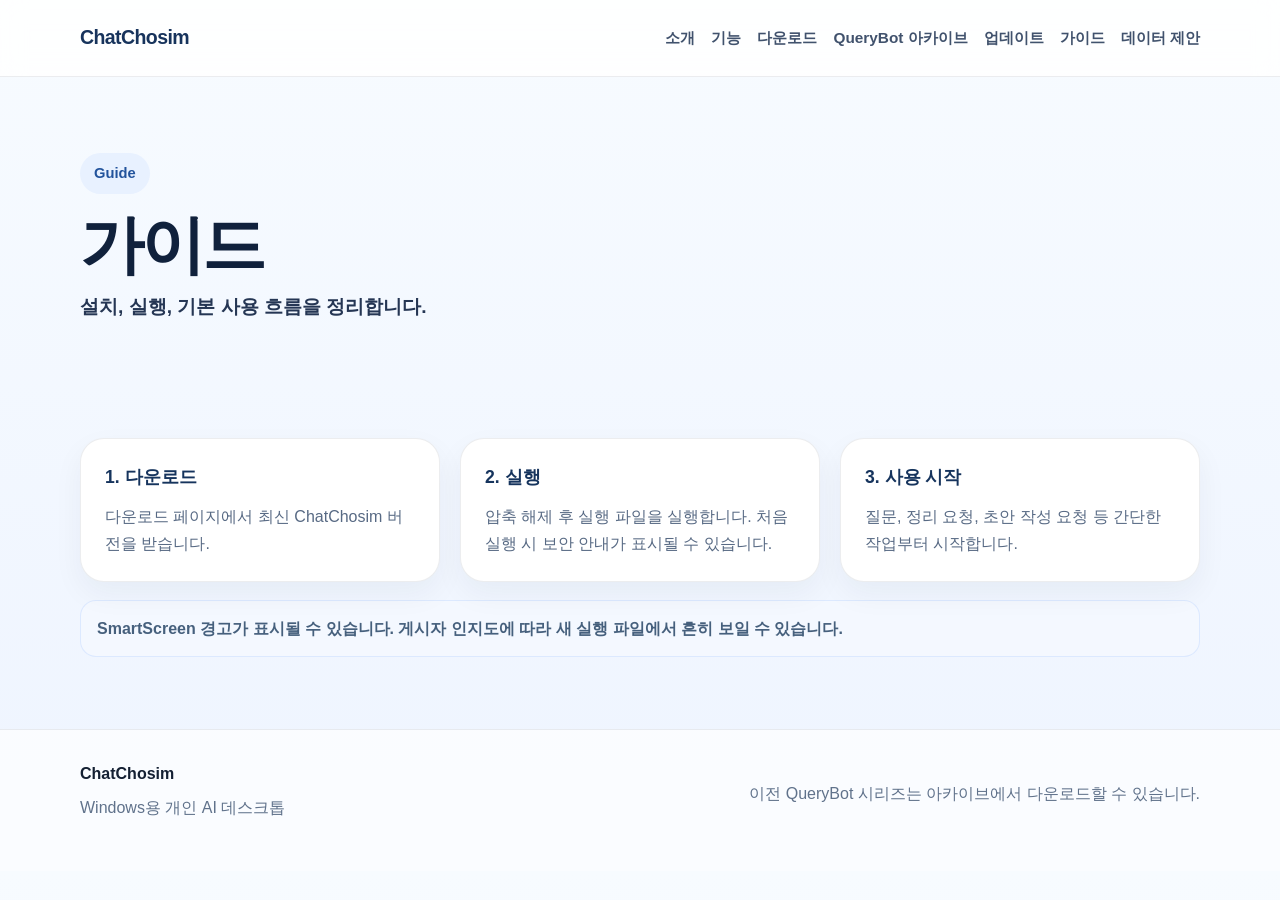
<file: guide/index.html>
<!DOCTYPE html>
<html lang="ko">
<head>
  <meta charset="UTF-8" />
  <meta name="viewport" content="width=device-width, initial-scale=1.0" />
  <title>가이드 | ChatChosim</title>
  <meta name="description" content="ChatChosim 설치, 실행, 기본 사용 흐름을 안내합니다." />
  <link rel="canonical" href="https://querybot.kr/guide/" />
  <link rel="stylesheet" href="/style.css" />
</head>
<body>
  <header class="site-header">
    <div class="container nav-wrap">
      <a class="brand" href="/">ChatChosim</a>
      <nav class="nav">
        <a href="/about/">소개</a>
        <a href="/features/">기능</a>
        <a href="/download/">다운로드</a>
        <a href="/archive/">QueryBot 아카이브</a>
        <a href="/changelog/">업데이트</a>
        <a href="/guide/">가이드</a>
        <a href="/contribute/">데이터 제안</a>
      </nav>
    </div>
  </header>

  <main>
    <section class="page-hero">
      <div class="container">
        <span class="eyebrow">Guide</span>
        <h1>가이드</h1>
        <p class="lead">설치, 실행, 기본 사용 흐름을 정리합니다.</p>
      </div>
    </section>

    <section class="section">
      <div class="container">
        <div class="grid three">
          <div class="panel">
            <h3>1. 다운로드</h3>
            <p>다운로드 페이지에서 최신 ChatChosim 버전을 받습니다.</p>
          </div>
          <div class="panel">
            <h3>2. 실행</h3>
            <p>압축 해제 후 실행 파일을 실행합니다. 처음 실행 시 보안 안내가 표시될 수 있습니다.</p>
          </div>
          <div class="panel">
            <h3>3. 사용 시작</h3>
            <p>질문, 정리 요청, 초안 작성 요청 등 간단한 작업부터 시작합니다.</p>
          </div>
        </div>

        <div class="notice">
          SmartScreen 경고가 표시될 수 있습니다. 게시자 인지도에 따라 새 실행 파일에서 흔히 보일 수 있습니다.
        </div>
      </div>
    </section>
  </main>

  <footer class="site-footer">
    <div class="container footer-wrap">
      <div><strong>ChatChosim</strong><p>Windows용 개인 AI 데스크톱</p></div>
      <div class="footer-right"><p>이전 QueryBot 시리즈는 아카이브에서 다운로드할 수 있습니다.</p></div>
    </div>
  </footer>
</body>
</html>
</file>
<file: style.css>
* {
  box-sizing: border-box;
}

html {
  scroll-behavior: smooth;
}

body {
  margin: 0;
  font-family: "Pretendard", "Apple SD Gothic Neo", "Malgun Gothic", sans-serif;
  background: linear-gradient(180deg, #f7fbff 0%, #eef4ff 100%);
  color: #142033;
  line-height: 1.7;
}

a {
  text-decoration: none;
  color: inherit;
}

.container {
  width: min(1120px, calc(100% - 40px));
  margin: 0 auto;
}

.site-header {
  position: sticky;
  top: 0;
  z-index: 50;
  backdrop-filter: blur(12px);
  background: rgba(255, 255, 255, 0.82);
  border-bottom: 1px solid rgba(20, 32, 51, 0.08);
}

.nav-wrap {
  min-height: 76px;
  display: flex;
  align-items: center;
  justify-content: space-between;
  gap: 24px;
}

.brand {
  font-size: 1.22rem;
  font-weight: 800;
  color: #17335c;
  letter-spacing: -0.03em;
}

.nav {
  display: flex;
  flex-wrap: wrap;
  gap: 16px;
}

.nav a {
  color: #41526d;
  font-size: 0.96rem;
  font-weight: 700;
}

.nav a:hover {
  color: #17335c;
}

.hero {
  padding: 88px 0 72px;
}

.hero-grid {
  display: grid;
  grid-template-columns: 1.1fr 0.9fr;
  gap: 36px;
  align-items: center;
}

.eyebrow {
  display: inline-block;
  margin-bottom: 18px;
  padding: 8px 14px;
  border-radius: 999px;
  background: #e8f1ff;
  color: #22539c;
  font-size: 0.92rem;
  font-weight: 700;
}

.hero h1,
.page-hero h1 {
  margin: 0 0 12px;
  font-size: clamp(2.7rem, 5vw, 4.8rem);
  line-height: 1.05;
  letter-spacing: -0.045em;
  color: #10213c;
}

.hero-subtitle,
.page-hero .lead {
  margin: 0 0 12px;
  font-size: 1.2rem;
  color: #253654;
  font-weight: 700;
}

.hero-desc {
  margin: 0;
  font-size: 1rem;
  color: #4a5b76;
  max-width: 680px;
}

.hero-actions,
.page-actions {
  display: flex;
  flex-wrap: wrap;
  gap: 14px;
  margin-top: 28px;
}

.btn {
  display: inline-flex;
  align-items: center;
  justify-content: center;
  min-height: 48px;
  padding: 0 18px;
  border-radius: 14px;
  font-weight: 800;
  border: 1px solid transparent;
  transition: 0.18s ease;
}

.btn:hover {
  transform: translateY(-1px);
}

.btn-primary {
  background: linear-gradient(135deg, #377dff 0%, #6aa7ff 100%);
  color: #ffffff;
  box-shadow: 0 10px 24px rgba(55, 125, 255, 0.22);
}

.btn-secondary {
  background: #ffffff;
  color: #1b3560;
  border-color: rgba(27, 53, 96, 0.12);
  box-shadow: 0 8px 20px rgba(16, 33, 60, 0.06);
}

.hero-badges {
  display: flex;
  flex-wrap: wrap;
  gap: 10px;
  margin-top: 26px;
}

.hero-badges span {
  padding: 9px 12px;
  border-radius: 999px;
  background: rgba(255, 255, 255, 0.92);
  color: #4c5d77;
  font-size: 0.9rem;
  font-weight: 700;
  border: 1px solid rgba(20, 32, 51, 0.08);
}

.hero-card {
  display: flex;
  justify-content: center;
}

.app-window {
  width: 100%;
  max-width: 520px;
  background: #ffffff;
  border: 1px solid rgba(20, 32, 51, 0.08);
  border-radius: 28px;
  overflow: hidden;
  box-shadow: 0 24px 60px rgba(19, 45, 84, 0.12);
}

.app-topbar {
  display: flex;
  gap: 8px;
  padding: 14px 16px;
  background: #f5f8ff;
  border-bottom: 1px solid rgba(20, 32, 51, 0.06);
}

.app-topbar span {
  width: 10px;
  height: 10px;
  border-radius: 50%;
  background: #c7d6f8;
}

.app-body {
  display: grid;
  grid-template-columns: 160px 1fr;
  min-height: 340px;
}

.sidebar-mock {
  background: #f8fbff;
  border-right: 1px solid rgba(20, 32, 51, 0.06);
  padding: 18px 14px;
}

.sidebar-title {
  font-weight: 800;
  color: #17335c;
  margin-bottom: 16px;
}

.sidebar-item {
  padding: 10px 12px;
  border-radius: 12px;
  color: #4e5d75;
  font-weight: 700;
  margin-bottom: 8px;
}

.sidebar-item.active {
  background: #e8f1ff;
  color: #2553a0;
}

.content-mock {
  padding: 18px;
  background: #ffffff;
}

.mock-card {
  background: #f7faff;
  border: 1px solid rgba(20, 32, 51, 0.06);
  border-radius: 18px;
  padding: 14px;
  margin-bottom: 12px;
}

.mock-card strong {
  display: block;
  color: #16345d;
  margin-bottom: 6px;
}

.mock-card p {
  margin: 0;
  color: #50617c;
}

.mock-card.highlight {
  background: linear-gradient(180deg, #eef5ff 0%, #f8fbff 100%);
}

.mock-row {
  display: grid;
  grid-template-columns: repeat(3, 1fr);
  gap: 10px;
}

.mini-card {
  padding: 12px 10px;
  background: #f7faff;
  border: 1px solid rgba(20, 32, 51, 0.06);
  border-radius: 14px;
  text-align: center;
  font-weight: 700;
  color: #4d607c;
}

.page-hero {
  padding: 76px 0 30px;
}

.section {
  padding: 72px 0;
}

.section.alt {
  background: rgba(255, 255, 255, 0.58);
  border-top: 1px solid rgba(20, 32, 51, 0.04);
  border-bottom: 1px solid rgba(20, 32, 51, 0.04);
}

.section-heading {
  max-width: 760px;
  margin-bottom: 30px;
}

.section-heading h2 {
  margin: 0 0 10px;
  font-size: 2rem;
  color: #10213c;
  letter-spacing: -0.03em;
}

.section-heading p,
.page-hero p {
  margin: 0;
  color: #53657f;
  font-size: 1rem;
}

.grid {
  display: grid;
  gap: 20px;
}

.grid.two {
  grid-template-columns: repeat(2, 1fr);
}

.grid.three {
  grid-template-columns: repeat(3, 1fr);
}

.grid.four {
  grid-template-columns: repeat(4, 1fr);
}

.info-card,
.feature-card,
.archive-card,
.roadmap-card,
.download-card,
.panel,
.faq-item,
.form-card {
  background: #ffffff;
  border: 1px solid rgba(20, 32, 51, 0.08);
  border-radius: 24px;
  padding: 24px;
  box-shadow: 0 12px 30px rgba(16, 33, 60, 0.05);
}

.card-link:hover {
  transform: translateY(-2px);
}

.info-card h3,
.feature-card h3,
.archive-card h3,
.download-card h3,
.panel h3 {
  margin: 0 0 10px;
  color: #16345d;
  font-size: 1.1rem;
}

.info-card p,
.feature-card p,
.archive-card p,
.download-card p,
.panel p {
  margin: 0;
  color: #586a84;
}

.download-main {
  display: grid;
  grid-template-columns: 1.15fr 0.85fr;
  gap: 22px;
}

.download-card.featured {
  background: linear-gradient(180deg, #ffffff 0%, #f7fbff 100%);
}

.tag,
.version-badge {
  display: inline-block;
  margin-bottom: 14px;
  padding: 7px 11px;
  border-radius: 999px;
  font-size: 0.85rem;
  font-weight: 800;
}

.tag {
  background: #e8f1ff;
  color: #2553a0;
}

.tag-gray {
  background: #eef1f5;
  color: #556274;
}

.download-list,
.clean-list {
  margin: 16px 0 22px;
  padding-left: 18px;
  color: #51637d;
}

.archive-note {
  margin-bottom: 20px;
  padding: 15px 18px;
  background: #ffffff;
  border: 1px solid rgba(20, 32, 51, 0.08);
  border-radius: 16px;
  color: #51637d;
  font-weight: 700;
}

.version-badge {
  background: #edf5ff;
  color: #21539e;
}

.version-badge.version-old {
  background: #f1f4f8;
  color: #5d6c7d;
}

.roadmap-card {
  text-align: center;
  font-weight: 800;
  color: #23416f;
  min-height: 90px;
  display: flex;
  align-items: center;
  justify-content: center;
}

.faq-list {
  display: grid;
  gap: 14px;
}

.faq-item summary {
  cursor: pointer;
  font-weight: 800;
  color: #17335c;
  list-style: none;
}

.faq-item summary::-webkit-details-marker {
  display: none;
}

.faq-item p {
  margin: 12px 0 0;
  color: #5a6c86;
}

.notice {
  margin-top: 18px;
  padding: 14px 16px;
  border-radius: 16px;
  background: #f4f8ff;
  border: 1px solid rgba(55, 125, 255, 0.12);
  color: #46607d;
  font-weight: 700;
}

.form-grid {
  display: grid;
  gap: 16px;
}

.form-group label {
  display: block;
  margin-bottom: 8px;
  font-weight: 800;
  color: #16345d;
}

.form-group input,
.form-group textarea,
.form-group select {
  width: 100%;
  padding: 14px 16px;
  border: 1px solid rgba(20, 32, 51, 0.12);
  border-radius: 14px;
  font: inherit;
  color: #16345d;
  background: #ffffff;
}

.form-group textarea {
  min-height: 160px;
  resize: vertical;
}

.helper {
  margin-top: 6px;
  font-size: 0.92rem;
  color: #60728b;
}

.page-list {
  display: grid;
  gap: 14px;
}

.page-list a {
  display: block;
  padding: 18px 20px;
  border-radius: 18px;
  background: #ffffff;
  border: 1px solid rgba(20, 32, 51, 0.08);
  box-shadow: 0 10px 24px rgba(16, 33, 60, 0.04);
  font-weight: 800;
  color: #17335c;
}

.page-list span {
  display: block;
  margin-top: 6px;
  font-weight: 600;
  color: #5d6f89;
}

.site-footer {
  padding: 30px 0 50px;
  border-top: 1px solid rgba(20, 32, 51, 0.08);
  background: rgba(255, 255, 255, 0.72);
}

.footer-wrap {
  display: flex;
  justify-content: space-between;
  gap: 20px;
  align-items: center;
}

.footer-wrap p {
  margin: 6px 0 0;
  color: #60728b;
}

.footer-right {
  text-align: right;
}

@media (max-width: 980px) {
  .hero-grid,
  .download-main,
  .grid.two,
  .grid.three,
  .grid.four {
    grid-template-columns: 1fr;
  }

  .nav-wrap {
    flex-direction: column;
    align-items: flex-start;
    padding: 14px 0;
  }

  .footer-wrap {
    flex-direction: column;
    align-items: flex-start;
  }

  .footer-right {
    text-align: left;
  }
}

@media (max-width: 720px) {
  .hero {
    padding: 64px 0 56px;
  }

  .page-hero,
  .section {
    padding: 56px 0;
  }

  .app-body {
    grid-template-columns: 1fr;
  }

  .sidebar-mock {
    border-right: 0;
    border-bottom: 1px solid rgba(20, 32, 51, 0.06);
  }

  .hero-subtitle,
  .page-hero .lead {
    font-size: 1.06rem;
  }

  .section-heading h2 {
    font-size: 1.6rem;
  }
}
</file>
